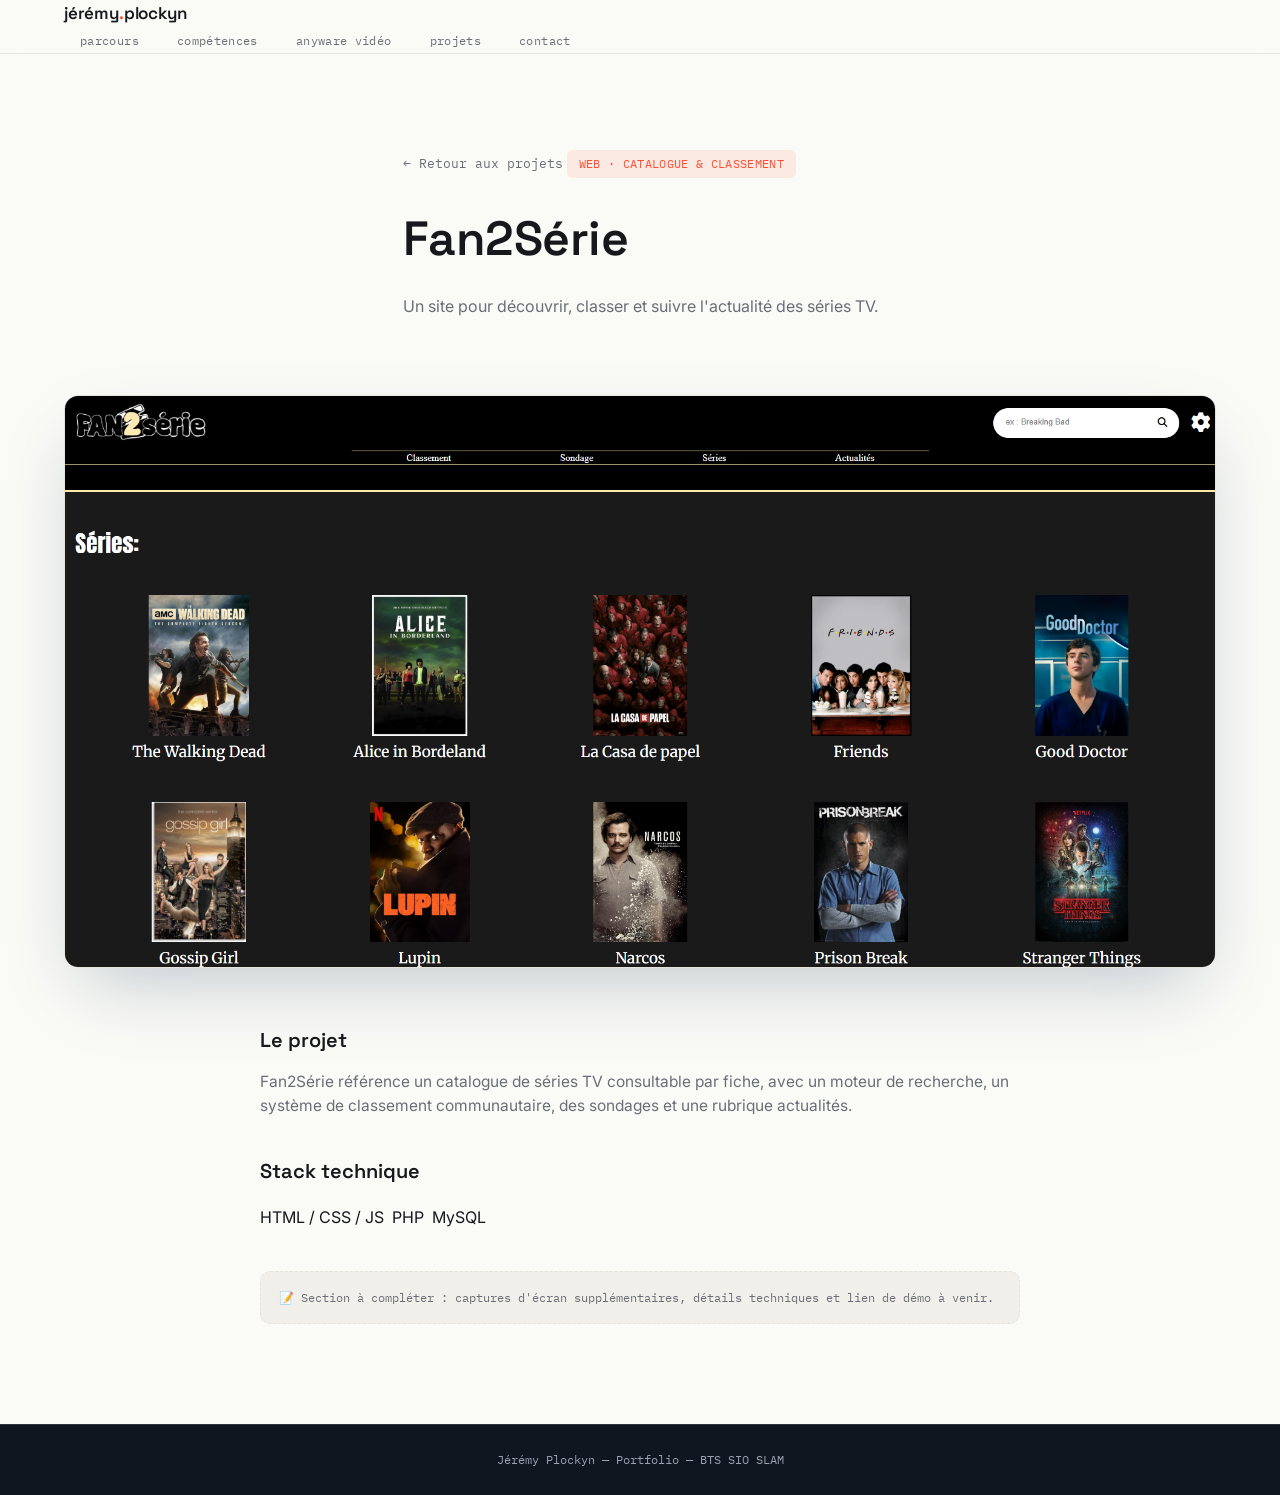
<file: projets/fan2serie.html>
<!DOCTYPE html>
<html lang="fr">
<head>
<meta charset="UTF-8">
<meta name="viewport" content="width=device-width, initial-scale=1.0">
<title>Fan2Série — Jérémy Plockyn</title>
<link rel="preconnect" href="https://fonts.googleapis.com">
<link href="https://fonts.googleapis.com/css2?family=Space+Grotesk:wght@500;600;700&family=Inter:wght@400;500;600&family=IBM+Plex+Mono:wght@400;500&display=swap" rel="stylesheet">
<link rel="stylesheet" href="../style.css">
</head>
<body>

<nav class="topnav">
  <div class="wrap">
    <div class="brand">jérémy<span>.</span>plockyn</div>
    <ul class="navlinks">
      <li><a href="../index.html#parcours">parcours</a></li>
      <li><a href="../index.html#competences">compétences</a></li>
      <li><a href="../index.html#anyware">anyware vidéo</a></li>
      <li><a href="../index.html#projets">projets</a></li>
      <li><a href="../index.html#contact">contact</a></li>
    </ul>
  </div>
</nav>

<section class="detail-hero">
  <div class="wrap">
    <a href="../index.html#projets" class="back-link">← Retour aux projets</a>
    <span class="proj-tag">Web · Catalogue & classement</span>
    <h1>Fan2Série</h1>
    <p class="lede">Un site pour découvrir, classer et suivre l'actualité des séries TV.</p>
  </div>
</section>

<div class="wrap">
  <div class="detail-img">
    <img src="../assets/img/fan2serie.png" alt="Aperçu du site Fan2Série">
  </div>
</div>

<div class="detail-body">
  <h2>Le projet</h2>
  <p>Fan2Série référence un catalogue de séries TV consultable par fiche, avec un moteur de recherche, un système de classement communautaire, des sondages et une rubrique actualités.</p>

  <h2>Stack technique</h2>
  <div class="detail-tags">
    <span class="tool-pill">HTML / CSS / JS</span>
    <span class="tool-pill">PHP</span>
    <span class="tool-pill">MySQL</span>
  </div>

  <div class="note-todo">📝 Section à compléter : captures d'écran supplémentaires, détails techniques et lien de démo à venir.</div>
</div>

<footer>Jérémy Plockyn — Portfolio — BTS SIO SLAM</footer>

</body>
</html>
</file>
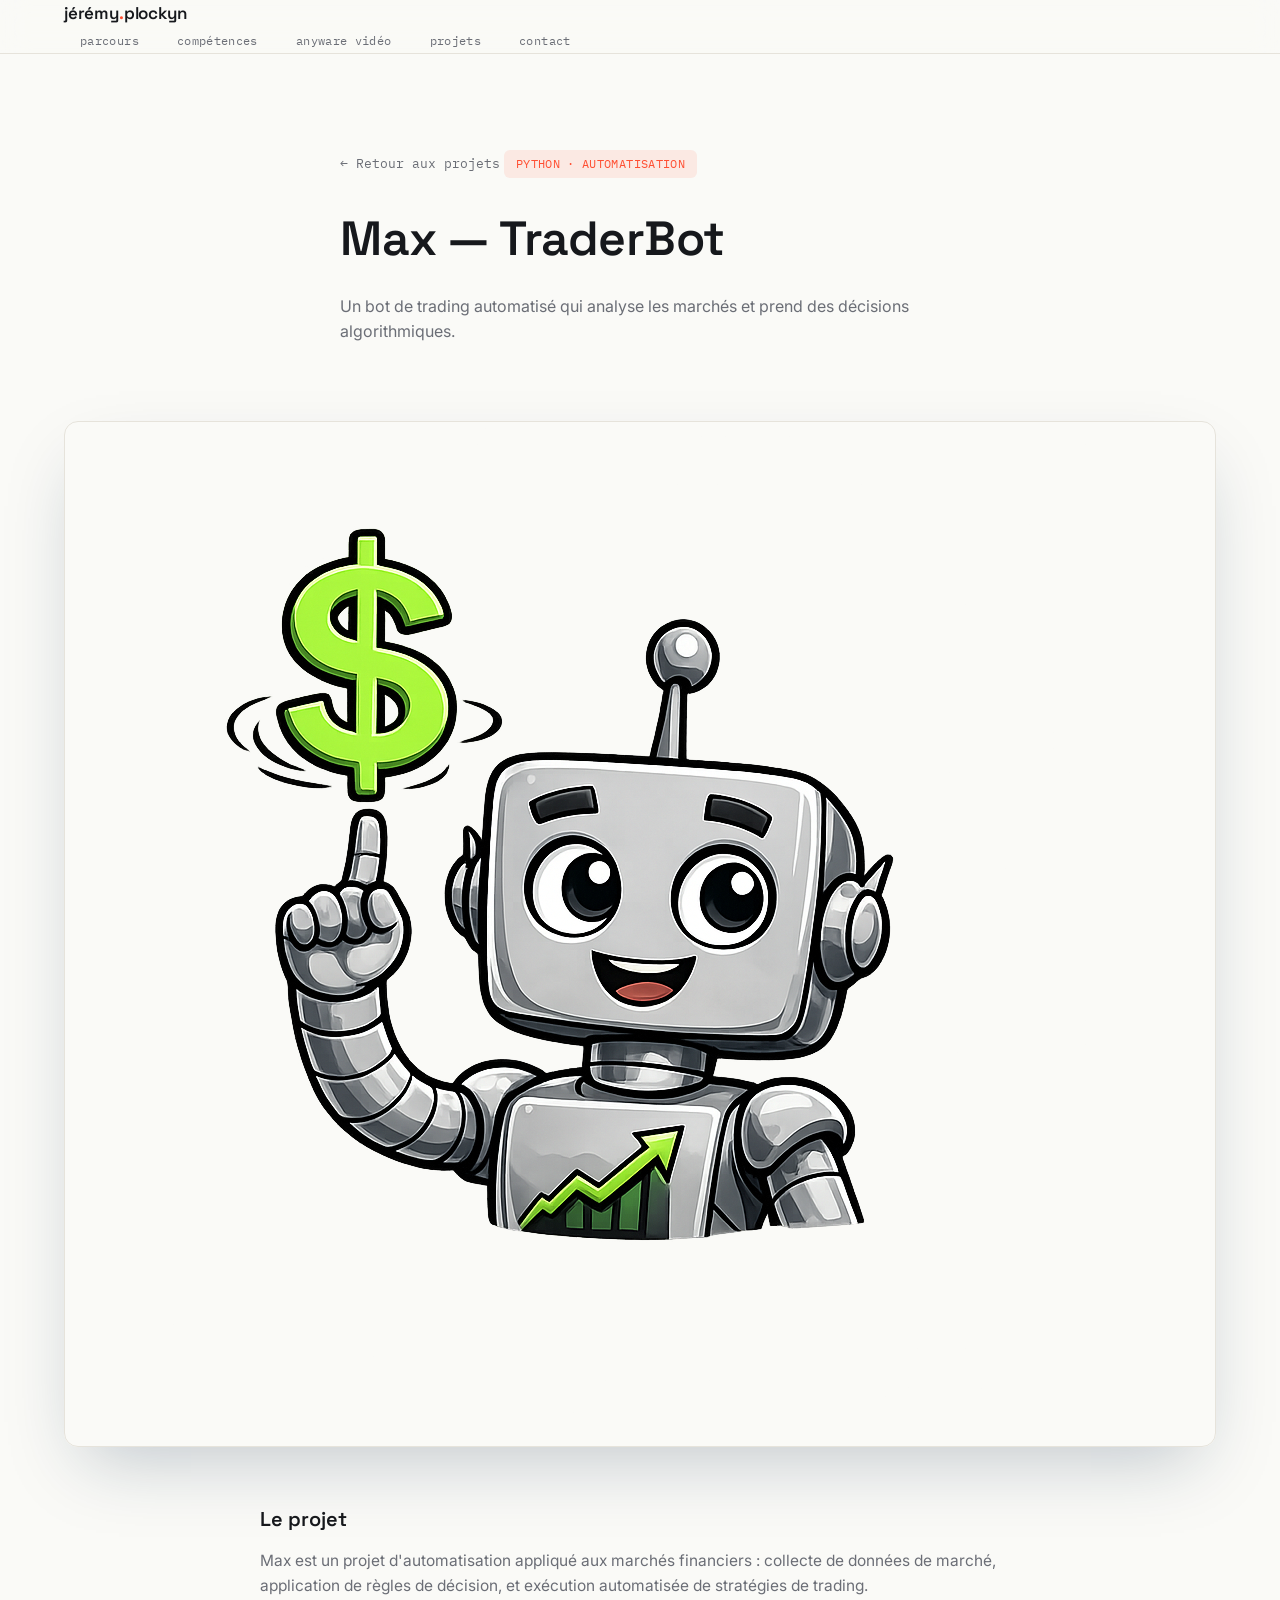
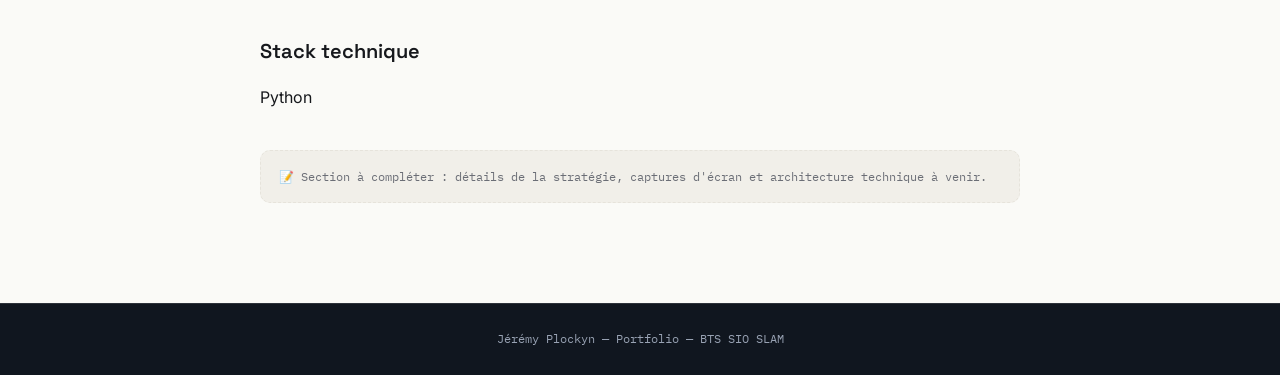
<file: projets/max.html>
<!DOCTYPE html>
<html lang="fr">
<head>
<meta charset="UTF-8">
<meta name="viewport" content="width=device-width, initial-scale=1.0">
<title>Max — TraderBot — Jérémy Plockyn</title>
<link rel="preconnect" href="https://fonts.googleapis.com">
<link href="https://fonts.googleapis.com/css2?family=Space+Grotesk:wght@500;600;700&family=Inter:wght@400;500;600&family=IBM+Plex+Mono:wght@400;500&display=swap" rel="stylesheet">
<link rel="stylesheet" href="../style.css">
</head>
<body>

<nav class="topnav">
  <div class="wrap">
    <div class="brand">jérémy<span>.</span>plockyn</div>
    <ul class="navlinks">
      <li><a href="../index.html#parcours">parcours</a></li>
      <li><a href="../index.html#competences">compétences</a></li>
      <li><a href="../index.html#anyware">anyware vidéo</a></li>
      <li><a href="../index.html#projets">projets</a></li>
      <li><a href="../index.html#contact">contact</a></li>
    </ul>
  </div>
</nav>

<section class="detail-hero">
  <div class="wrap">
    <a href="../index.html#projets" class="back-link">← Retour aux projets</a>
    <span class="proj-tag">Python · Automatisation</span>
    <h1>Max — TraderBot</h1>
    <p class="lede">Un bot de trading automatisé qui analyse les marchés et prend des décisions algorithmiques.</p>
  </div>
</section>

<div class="wrap">
  <div class="detail-img">
    <img src="../assets/img/max.png" alt="Illustration du projet Max TraderBot">
  </div>
</div>

<div class="detail-body">
  <h2>Le projet</h2>
  <p>Max est un projet d'automatisation appliqué aux marchés financiers : collecte de données de marché, application de règles de décision, et exécution automatisée de stratégies de trading.</p>

  <h2>Stack technique</h2>
  <div class="detail-tags">
    <span class="tool-pill">Python</span>
  </div>

  <div class="note-todo">📝 Section à compléter : détails de la stratégie, captures d'écran et architecture technique à venir.</div>
</div>

<footer>Jérémy Plockyn — Portfolio — BTS SIO SLAM</footer>

</body>
</html>
</file>
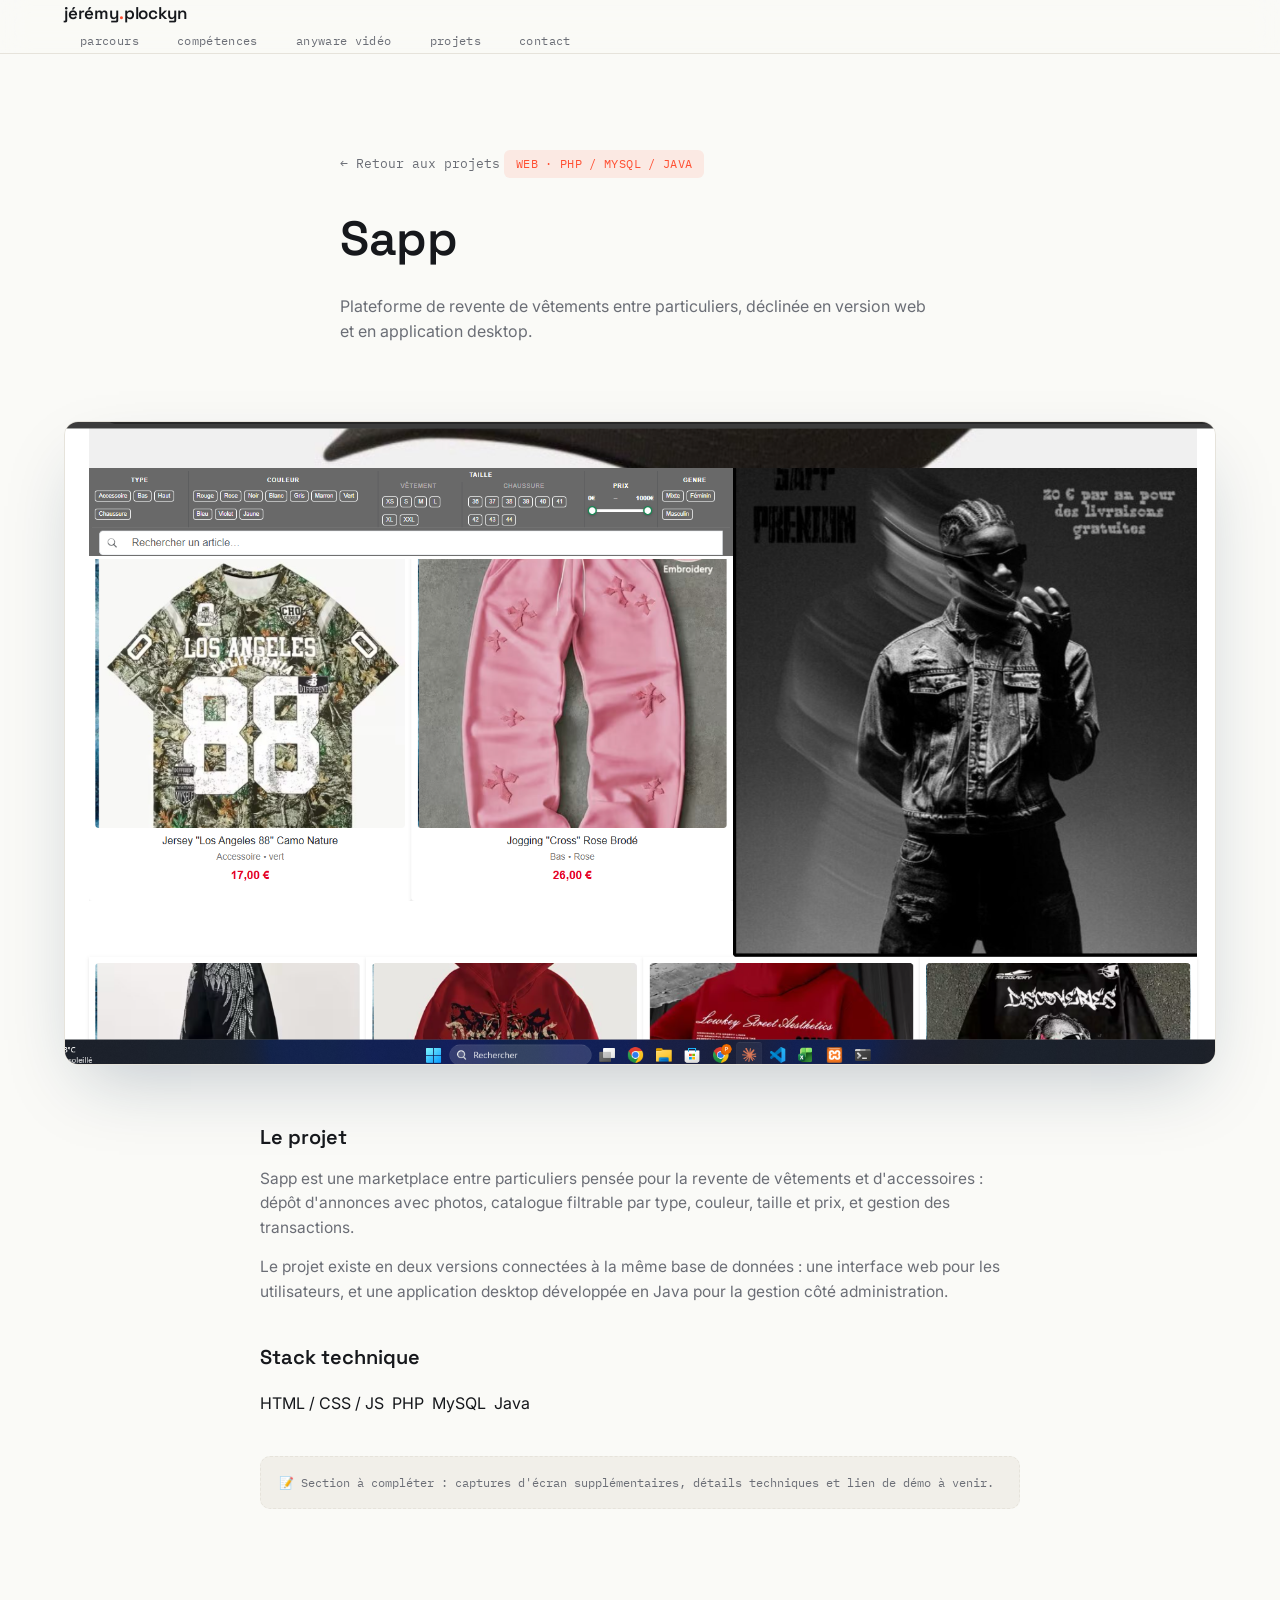
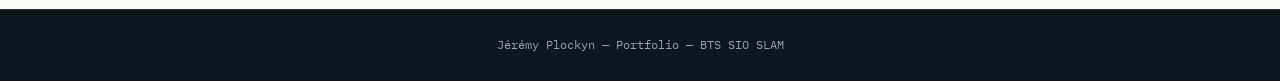
<file: projets/sapp.html>
<!DOCTYPE html>
<html lang="fr">
<head>
<meta charset="UTF-8">
<meta name="viewport" content="width=device-width, initial-scale=1.0">
<title>Sapp — Jérémy Plockyn</title>
<link rel="preconnect" href="https://fonts.googleapis.com">
<link href="https://fonts.googleapis.com/css2?family=Space+Grotesk:wght@500;600;700&family=Inter:wght@400;500;600&family=IBM+Plex+Mono:wght@400;500&display=swap" rel="stylesheet">
<link rel="stylesheet" href="../style.css">
</head>
<body>

<nav class="topnav">
  <div class="wrap">
    <div class="brand">jérémy<span>.</span>plockyn</div>
    <ul class="navlinks">
      <li><a href="../index.html#parcours">parcours</a></li>
      <li><a href="../index.html#competences">compétences</a></li>
      <li><a href="../index.html#anyware">anyware vidéo</a></li>
      <li><a href="../index.html#projets">projets</a></li>
      <li><a href="../index.html#contact">contact</a></li>
    </ul>
  </div>
</nav>

<section class="detail-hero">
  <div class="wrap">
    <a href="../index.html#projets" class="back-link">← Retour aux projets</a>
    <span class="proj-tag">Web · PHP / MySQL / Java</span>
    <h1>Sapp</h1>
    <p class="lede">Plateforme de revente de vêtements entre particuliers, déclinée en version web et en application desktop.</p>
  </div>
</section>

<div class="wrap">
  <div class="detail-img">
    <img src="../assets/img/sapp.png" alt="Aperçu de l'application Sapp">
  </div>
</div>

<div class="detail-body">
  <h2>Le projet</h2>
  <p>Sapp est une marketplace entre particuliers pensée pour la revente de vêtements et d'accessoires : dépôt d'annonces avec photos, catalogue filtrable par type, couleur, taille et prix, et gestion des transactions.</p>
  <p>Le projet existe en deux versions connectées à la même base de données : une interface web pour les utilisateurs, et une application desktop développée en Java pour la gestion côté administration.</p>

  <h2>Stack technique</h2>
  <div class="detail-tags">
    <span class="tool-pill">HTML / CSS / JS</span>
    <span class="tool-pill">PHP</span>
    <span class="tool-pill">MySQL</span>
    <span class="tool-pill">Java</span>
  </div>

  <div class="note-todo">📝 Section à compléter : captures d'écran supplémentaires, détails techniques et lien de démo à venir.</div>
</div>

<footer>Jérémy Plockyn — Portfolio — BTS SIO SLAM</footer>

</body>
</html>
</file>
<file: style.css>
/* ================= TOKENS ================= */
:root{
  --bg: #FAFAF7;
  --bg-soft: #F1EFE9;
  --surface: #FFFFFF;
  --text: #16181C;
  --text-muted: #6B6E76;
  --line: #E6E3DB;

  --dark: #10161F;         /* fond des sections sombres */
  --dark-panel: #171E29;
  --text-on-dark: #F4F2EC;
  --muted-on-dark: #98A2B3;
  --line-on-dark: rgba(255,255,255,0.12);

  --accent: #FF4F32;       /* rouge "tally light" / on-air */
  --accent-dark: #E13F24;
  --navy: #112A4A;

  --shadow-sm: 0 2px 10px rgba(17,42,74,0.06);
  --shadow-md: 0 12px 32px rgba(17,42,74,0.10);
  --shadow-lg: 0 30px 70px -20px rgba(17,42,74,0.25);
  --radius: 14px;
  --edge: 5vw;             /* respiration de bord d'ecran */

  --font-display: 'Space Grotesk', 'Arial Narrow', sans-serif;
  --font-body: 'Inter', -apple-system, BlinkMacSystemFont, 'Segoe UI', sans-serif;
  --font-mono: 'IBM Plex Mono', ui-monospace, SFMono-Regular, Menlo, monospace;
}

*{box-sizing:border-box; margin:0; padding:0;}
html{scroll-behavior:smooth;}
body{
  background:var(--bg);
  color:var(--text);
  font-family:var(--font-body);
  line-height:1.6;
  -webkit-font-smoothing:antialiased;
  overflow-x:hidden;
}
a{color:inherit; text-decoration:none;}
img{max-width:100%; display:block;}
::selection{background:var(--accent); color:#fff;}
.wrap{max-width:1320px; margin:0 auto; padding:0 var(--edge);}

/* ================= NAV ================= */
nav.topnav{
  position:fixed; top:0; left:0; right:0; z-index:100;
  background:rgba(250,250,247,0.7);
  backdrop-filter:blur(14px) saturate(1.4);
  border-bottom:1px solid var(--line);
  transition:background .2s;
}
nav.topnav .navbar-inner{
  display:flex; align-items:center; justify-content:space-between;
  height:76px; padding:0 var(--edge);
}
.brand{font-family:var(--font-display); font-weight:600; font-size:17px; letter-spacing:-0.01em;}
.brand span{color:var(--accent);}
.navlinks{display:flex; align-items:center; gap:6px; list-style:none;}
.navlinks a{
  font-family:var(--font-mono); font-size:12px; color:var(--text-muted);
  letter-spacing:0.03em; transition:color .15s, background .15s;
  padding:9px 16px; border-radius:20px; position:relative;
}
.navlinks a:hover{color:var(--text); background:rgba(17,24,31,0.05);}
.navlinks a.active{color:var(--text); background:var(--bg-soft);}
.navlinks a:focus-visible{outline:2px solid var(--accent); outline-offset:2px;}
.nav-cv{
  font-family:var(--font-mono); font-size:12px; color:#fff !important;
  background:var(--text); padding:9px 18px !important; border-radius:20px;
  margin-left:8px;
}
.nav-cv:hover{background:#000 !important;}
@media (max-width:900px){ .navlinks{display:none;} }

/* dot side-nav */
.dotnav{
  position:fixed; right:26px; top:50%; transform:translateY(-50%); z-index:90;
  display:flex; flex-direction:column; gap:4px;
  background:rgba(120,120,120,0.12);
  backdrop-filter:blur(10px);
  padding:12px 8px; border-radius:20px;
  border:1px solid rgba(120,120,120,0.18);
}
.dotnav a{
  width:8px; height:8px; margin:6px 0; border-radius:50%;
  background:rgba(140,140,140,0.5);
  border:1px solid transparent; transition:all .2s; position:relative; display:block;
}
.dotnav a.active{background:var(--accent); transform:scale(1.4);}
.dotnav a:focus-visible{outline:2px solid var(--accent); outline-offset:3px;}
.dotnav a::after{
  content:attr(aria-label); position:absolute; right:22px; top:50%; transform:translateY(-50%);
  font-family:var(--font-mono); font-size:10.5px; white-space:nowrap;
  background:var(--text); color:#fff; padding:4px 9px; border-radius:6px;
  opacity:0; pointer-events:none; transition:opacity .15s;
}
.dotnav a:hover::after{opacity:1;}
@media (max-width:900px){ .dotnav{display:none;} }

/* ================= SECTION SCAFFOLD ================= */
section{
  min-height:100vh;
  position:relative;
  display:flex;
  flex-direction:column;
  justify-content:center;
}
section.light{ background:var(--bg); color:var(--text); }
section.dk{ background:var(--dark); color:var(--text-on-dark); }
section.dk .sec-sub{ color:var(--muted-on-dark); }
section.dk .sec-tc{ color:var(--accent); }
#anyware{
  background:
    linear-gradient(180deg, rgba(13,18,26,0.82), rgba(13,18,26,0.9)),
    url('assets/img/anyware-bg.png') center/cover no-repeat;
}

.sec-head{ padding:56px var(--edge) 0; display:flex; align-items:baseline; gap:14px; }
.sec-tc{font-family:var(--font-display); font-size:22px; font-weight:600; color:var(--accent); letter-spacing:0;}
.sec-title{font-family:var(--font-display); font-size:clamp(26px,3vw,34px); font-weight:600; letter-spacing:-0.01em;}
.sec-sub{color:var(--text-muted); font-size:15px; max-width:520px; margin-top:6px;}

/* ================= HERO ================= */
.hero{
  padding-top:76px;
  display:grid;
  grid-template-columns:1fr auto;
  align-items:center;
  gap:80px;
  min-height:100vh;
  max-width:1320px;
  margin:0 auto;
  width:100%;
  padding-left:var(--edge); padding-right:var(--edge);
}
.hero-text{max-width:600px;}
.hero .eyebrow{
  font-family:var(--font-mono); font-size:12.5px; color:var(--accent);
  letter-spacing:0.04em; text-transform:uppercase; margin-bottom:18px;
  display:inline-flex; align-items:center; gap:8px;
  background:rgba(255,79,50,0.08); padding:7px 14px; border-radius:20px;
}
.hero h1{
  font-family:var(--font-display);
  font-size:clamp(40px,5.2vw,72px);
  font-weight:600; line-height:1.02; letter-spacing:-0.02em;
  margin-bottom:22px;
}
.hero .lede{font-size:16.5px; color:var(--text-muted); max-width:460px; margin-bottom:32px;}
.hero-cta{display:flex; gap:14px; flex-wrap:wrap; align-items:center;}
.hero-meta{
  margin-top:26px; font-family:var(--font-mono); font-size:12px; color:var(--text-muted);
  display:flex; align-items:center; gap:8px;
}
.hero-meta::before{content:''; width:6px; height:6px; border-radius:50%; background:var(--accent);}
.btn{
  font-family:var(--font-mono); font-size:13px; letter-spacing:0.01em;
  padding:14px 24px; border-radius:9px; display:inline-flex; align-items:center; gap:8px;
  transition:transform .15s, box-shadow .15s, background .15s;
}
.btn:focus-visible{outline:2px solid var(--navy); outline-offset:3px;}
.btn-primary{background:var(--text); color:#fff; box-shadow:var(--shadow-sm);}
.btn-primary:hover{transform:translateY(-2px); box-shadow:var(--shadow-md); background:#000;}
.btn-outline{border:1px solid var(--line); background:var(--surface); color:var(--text);}
.btn-outline:hover{border-color:var(--text); transform:translateY(-2px); box-shadow:var(--shadow-sm);}

.hero-portrait{
  position:relative;
  width:300px; height:360px;
  border-radius:var(--radius);
  background:var(--bg-soft);
  border:1px solid var(--line);
  box-shadow:var(--shadow-lg);
  overflow:hidden;
  display:flex; align-items:center; justify-content:center;
  flex-shrink:0;
}
.hero-portrait img{width:100%; height:100%; object-fit:cover;}
.hero-portrait .placeholder{
  display:flex; flex-direction:column; align-items:center; gap:12px;
  color:#ADA79A;
}
.hero-portrait .placeholder svg{width:44px; height:44px; opacity:0.55;}
.hero-portrait .placeholder span{font-family:var(--font-mono); font-size:11px; letter-spacing:0.05em;}
@media (max-width:860px){
  .hero{grid-template-columns:1fr; text-align:center; gap:40px; padding-top:110px;}
  .hero-text{max-width:100%;}
  .hero .eyebrow{margin-left:auto; margin-right:auto;}
  .hero .lede{margin-left:auto; margin-right:auto;}
  .hero-cta{justify-content:center;}
  .hero-meta{justify-content:center;}
  .hero-portrait{width:220px; height:260px; margin:0 auto;}
}

/* ================= PARCOURS (blocs plein ecran, style editorial) ================= */
#parcours .sec-head{padding-bottom:8px;}
.pc-grid{
  flex:1;
  display:flex;
  flex-direction:column;
  margin-top:16px;
  border-top:1px solid var(--line-on-dark);
}
.pc-cell{
  padding:28px var(--edge);
  border-bottom:1px solid var(--line-on-dark);
  display:flex;
  flex-direction:column;
  gap:8px;
}
.pc-top{display:flex; align-items:baseline; justify-content:space-between; gap:20px;}
.pc-tc{font-family:var(--font-mono); font-size:12.5px; color:var(--accent);}
.pc-year{font-family:var(--font-mono); font-size:13px; color:var(--muted-on-dark); letter-spacing:0.02em; white-space:nowrap;}
.pc-title{font-family:var(--font-display); font-weight:600; font-size:clamp(18px,1.8vw,23px); letter-spacing:-0.01em; line-height:1.25;}
.pc-role{font-family:var(--font-mono); font-size:12.5px; color:var(--accent); margin-top:4px;}
.pc-note{font-size:13.5px; color:var(--muted-on-dark); margin-top:6px; max-width:560px;}

/* ================= COMPETENCES (meme langage visuel que Anyware) ================= */
.cp-grid{
  flex:1;
  display:grid; grid-template-columns:1.05fr 0.95fr;
  margin-top:24px;
  border-top:1px solid var(--line);
}
.cp-left{
  padding:40px var(--edge);
  background:var(--dark); color:var(--text-on-dark);
  position:relative;
}
.cp-left p{color:var(--muted-on-dark); font-size:14.5px; max-width:420px; margin-bottom:30px; position:relative; z-index:1;}
.cp-stats{display:flex; gap:32px; flex-wrap:wrap; position:relative; z-index:1;}
.cp-stat b{font-family:var(--font-display); font-size:26px; display:block;}
.cp-stat span{font-family:var(--font-mono); font-size:10.5px; color:var(--muted-on-dark); letter-spacing:0.03em;}

.cp-right{padding:40px var(--edge); border-left:1px solid var(--line);}
.cp-cat{
  margin-bottom:26px;
}
.cp-cat:last-child{margin-bottom:0;}
.cp-cat-label{
  font-family:var(--font-mono); font-size:11px; color:var(--accent);
  letter-spacing:0.06em; text-transform:uppercase; margin-bottom:14px; display:block;
}
.cp-items{display:flex; flex-direction:column; gap:8px;}
.cp-item{
  display:flex; align-items:center; gap:14px; padding:12px 14px;
  background:var(--surface); border:1px solid var(--line); border-radius:10px;
  transition:transform .15s, box-shadow .15s, border-color .15s;
}
.cp-item:hover{transform:translateY(-2px); box-shadow:var(--shadow-sm); border-color:#D8D4C8;}
.cp-item .ic{
  width:36px; height:36px; border-radius:8px; background:var(--bg-soft);
  display:flex; align-items:center; justify-content:center; flex-shrink:0;
}
.cp-item .ic img{width:20px; height:20px;}
.cp-item span{font-family:var(--font-display); font-weight:500; font-size:14.5px;}
@media (max-width:860px){
  .cp-grid{grid-template-columns:1fr;}
  .cp-right{border-left:none; border-top:1px solid var(--line);}
}

/* ================= ANYWARE (plein ecran, deja sombre) ================= */
.aw-grid{
  flex:1;
  display:grid; grid-template-columns:1.05fr 0.95fr;
  border-top:1px solid var(--line-on-dark);
  margin-top:24px;
}
.aw-left, .aw-right{padding:40px var(--edge);}
.aw-left{border-right:1px solid var(--line-on-dark); position:relative;}
.aw-link{
  font-family:var(--font-mono); font-size:12.5px; color:#fff; border-bottom:1px solid rgba(255,255,255,0.35);
  padding-bottom:2px; display:inline-flex; gap:6px; align-items:center; position:relative; z-index:1;
}
.aw-desc{color:var(--muted-on-dark); font-size:14.5px; margin:18px 0 24px; max-width:460px; position:relative; z-index:1;}
.aw-stats{display:flex; gap:32px; margin-bottom:28px; flex-wrap:wrap; position:relative; z-index:1;}
.aw-stat b{font-family:var(--font-display); font-size:26px; display:block;}
.aw-stat span{font-family:var(--font-mono); font-size:10.5px; color:var(--muted-on-dark); letter-spacing:0.03em;}
.aw-clients{position:relative; z-index:1; border-top:1px solid var(--line-on-dark); padding-top:20px;}
.aw-clients p{font-family:var(--font-mono); font-size:10.5px; color:var(--muted-on-dark); letter-spacing:0.05em; margin-bottom:12px; text-transform:uppercase;}
.client-logos{display:flex; flex-wrap:wrap; gap:12px; align-items:center;}
.client-logo{
  background:#fff; border-radius:8px; padding:10px 18px; height:44px;
  display:flex; align-items:center; justify-content:center;
}
.client-logo img{max-height:22px; max-width:90px; object-fit:contain;}

.aw-right h3{font-family:var(--font-mono); font-size:11.5px; margin-bottom:18px; color:var(--muted-on-dark); font-weight:500; text-transform:uppercase; letter-spacing:0.06em;}
.task-list{list-style:none; margin-bottom:28px;}
.task-list li{padding:13px 0; border-top:1px solid var(--line-on-dark); font-size:14.5px; display:flex; gap:10px;}
.task-list li:first-child{border-top:none;}
.task-list li::before{content:'—'; color:var(--accent); flex-shrink:0;}
.tools-row{display:flex; flex-wrap:wrap; gap:22px 30px; margin-top:4px;}
.tool-item{display:flex; align-items:center; gap:10px;}
.tool-item img{width:24px; height:24px; flex-shrink:0; object-fit:contain;}
.tool-item span{font-family:var(--font-body); font-size:13.5px; color:var(--text-on-dark);}
.ic-fallback{
  width:24px; height:24px; border-radius:50%; background:rgba(255,255,255,0.1);
  display:flex; align-items:center; justify-content:center;
  font-family:var(--font-mono); font-size:9px; color:var(--muted-on-dark); flex-shrink:0;
}
@media (max-width:900px){
  .aw-grid{grid-template-columns:1fr;}
  .aw-left{border-right:none; border-bottom:1px solid var(--line-on-dark);}
}

/* ================= PROJECTS ================= */
#projets .proj-wrap{padding:24px var(--edge) 0; width:100%;}
.proj-grid{display:grid; grid-template-columns:repeat(3,1fr); gap:28px;}
@media (max-width:700px){ .proj-grid{grid-template-columns:1fr; max-width:480px; margin:0 auto;} }
.proj-card{
  background:var(--surface); border:1px solid var(--line); border-radius:12px;
  overflow:hidden; box-shadow:var(--shadow-sm); transition:transform .2s, box-shadow .2s;
  display:flex; flex-direction:column;
}
.proj-card:hover{transform:translateY(-6px); box-shadow:var(--shadow-lg);}
.proj-thumb{aspect-ratio:16/9; overflow:hidden; background:var(--bg-soft);}
.proj-thumb img{width:100%; height:100%; object-fit:cover; transition:transform .4s;}
.proj-card:hover .proj-thumb img{transform:scale(1.06);}
.proj-body{padding:18px 20px 22px; display:flex; flex-direction:column; gap:8px; flex:1;}
.proj-tag{
  font-family:var(--font-mono); font-size:11px; color:var(--accent);
  letter-spacing:0.03em; text-transform:uppercase;
}
.proj-title{font-family:var(--font-display); font-weight:600; font-size:17px;}
.proj-desc{color:var(--text-muted); font-size:13.5px; flex:1; line-height:1.5;}
.proj-more{font-family:var(--font-mono); font-size:12px; color:var(--accent); display:inline-flex; align-items:center; gap:6px; margin-top:2px;}

/* ================= CONTACT ================= */
.contact-wrap{text-align:center; display:flex; flex-direction:column; align-items:center; padding:0 var(--edge);}
.contact-wrap .colorbar{margin:0 auto 26px;}
.contact-links{display:flex; gap:16px; flex-wrap:wrap; justify-content:center; margin-top:30px;}
.clink{
  display:flex; align-items:center; gap:10px;
  background:rgba(255,255,255,0.05); border:1px solid var(--line-on-dark); border-radius:12px;
  padding:16px 22px; transition:transform .15s, background .15s;
  font-family:var(--font-mono); font-size:13.5px;
}
.clink:hover{transform:translateY(-3px); background:rgba(255,255,255,0.09);}
.clink b{display:block; font-family:var(--font-body); font-weight:600; font-size:14px;}
.clink small{color:var(--muted-on-dark); font-size:11.5px;}

footer{
  text-align:center; padding:26px 0; color:var(--muted-on-dark); background:var(--dark);
  font-family:var(--font-mono); font-size:11.5px; border-top:1px solid var(--line-on-dark);
}

/* ================= PROJECT DETAIL PAGES ================= */
.detail-hero{padding-top:150px; min-height:auto; padding-bottom:40px;}
.back-link{
  font-family:var(--font-mono); font-size:12.5px; color:var(--text-muted);
  display:inline-flex; align-items:center; gap:8px; margin-bottom:28px;
}
.back-link:hover{color:var(--text);}
.detail-hero .proj-tag{
  font-family:var(--font-mono); font-size:11.5px; color:var(--accent); background:rgba(255,79,50,0.1);
  padding:5px 12px; border-radius:6px; display:inline-block; margin-bottom:16px;
}
.detail-hero h1{font-family:var(--font-display); font-size:clamp(30px,5vw,48px); font-weight:600; letter-spacing:-0.01em; margin-bottom:16px; max-width:760px;}
.detail-hero .lede{color:var(--text-muted); font-size:16px; max-width:600px;}
.detail-img{
  border-radius:var(--radius); overflow:hidden; box-shadow:var(--shadow-lg); margin:36px 0 56px;
  border:1px solid var(--line);
}
.detail-body{max-width:760px; margin:0 auto; padding-bottom:100px;}
.detail-body h2{font-family:var(--font-display); font-size:20px; margin:36px 0 14px; font-weight:600;}
.detail-body p{color:var(--text-muted); font-size:15.5px; margin-bottom:14px;}
.detail-tags{display:flex; gap:8px; flex-wrap:wrap; margin-top:18px;}
.note-todo{
  margin-top:40px; padding:16px 18px; border:1px dashed var(--line); border-radius:10px;
  font-family:var(--font-mono); font-size:12px; color:var(--text-muted); background:var(--bg-soft);
}
</file>
